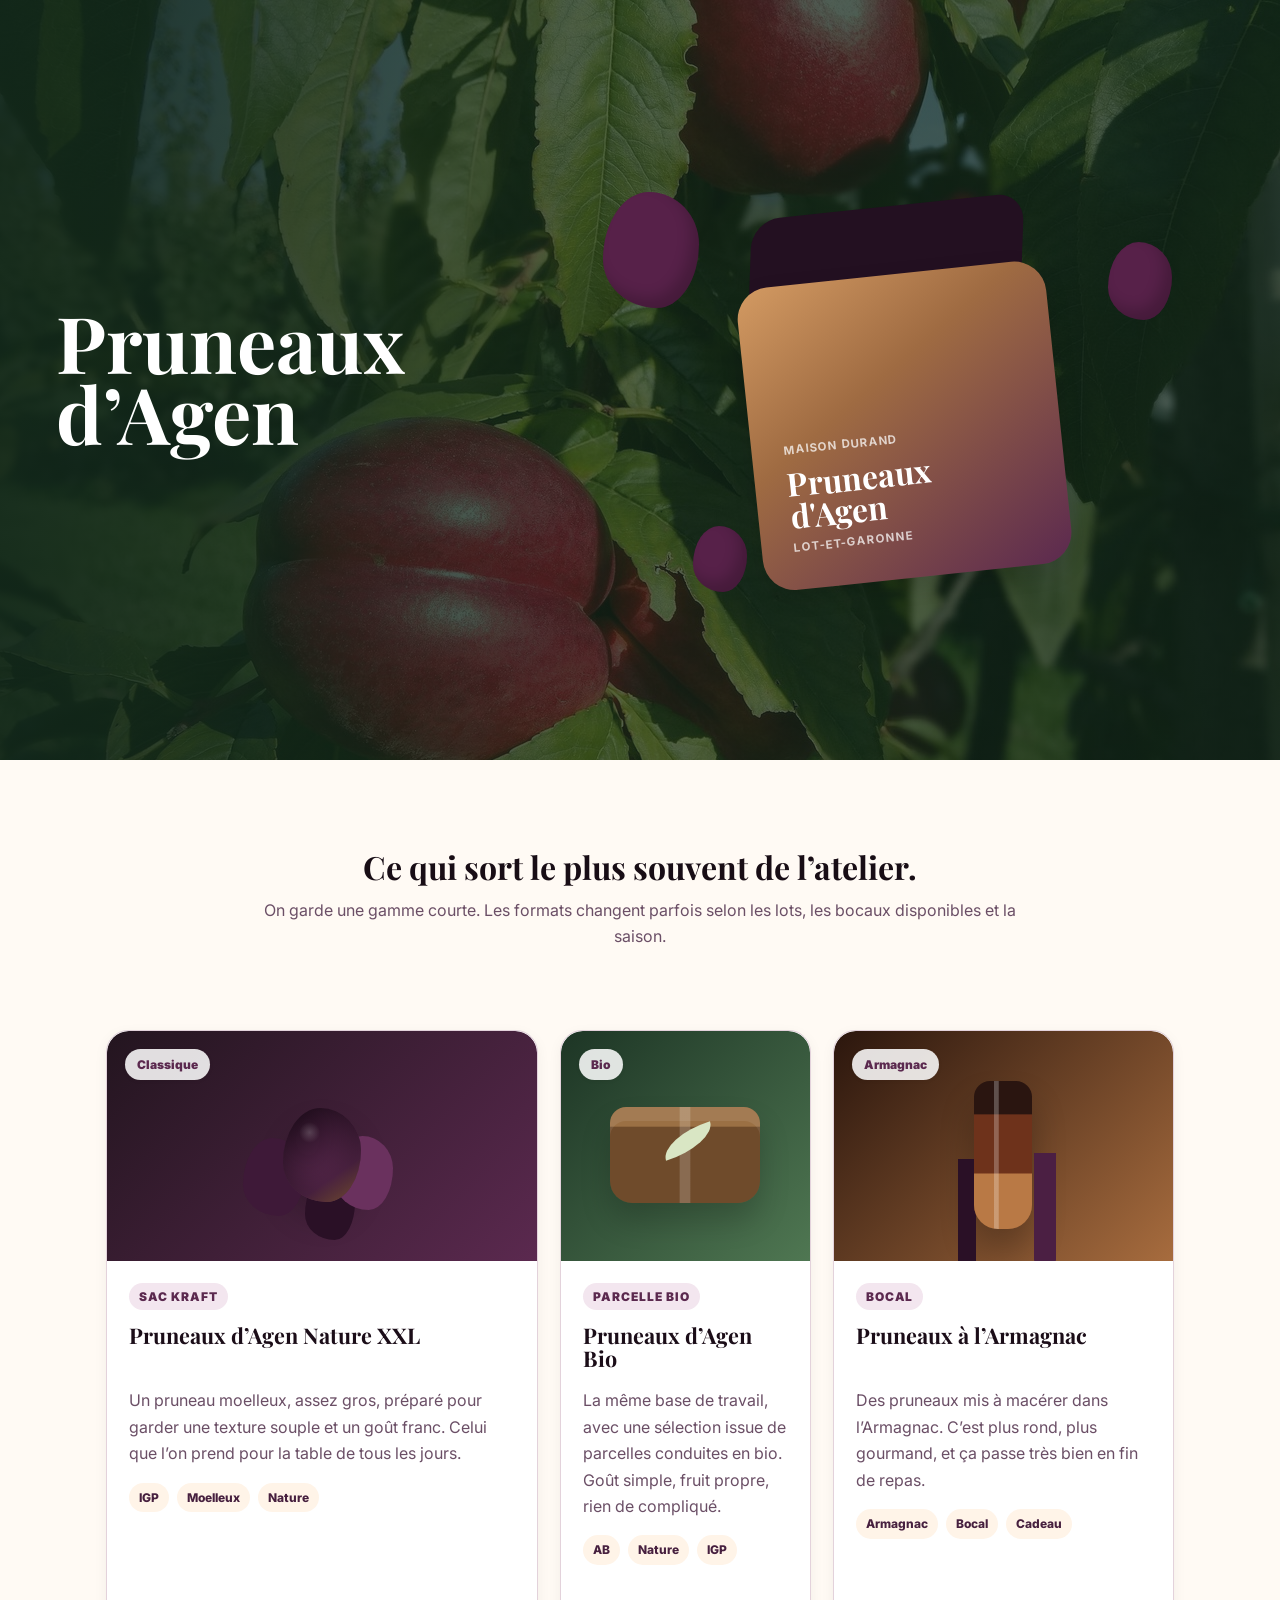
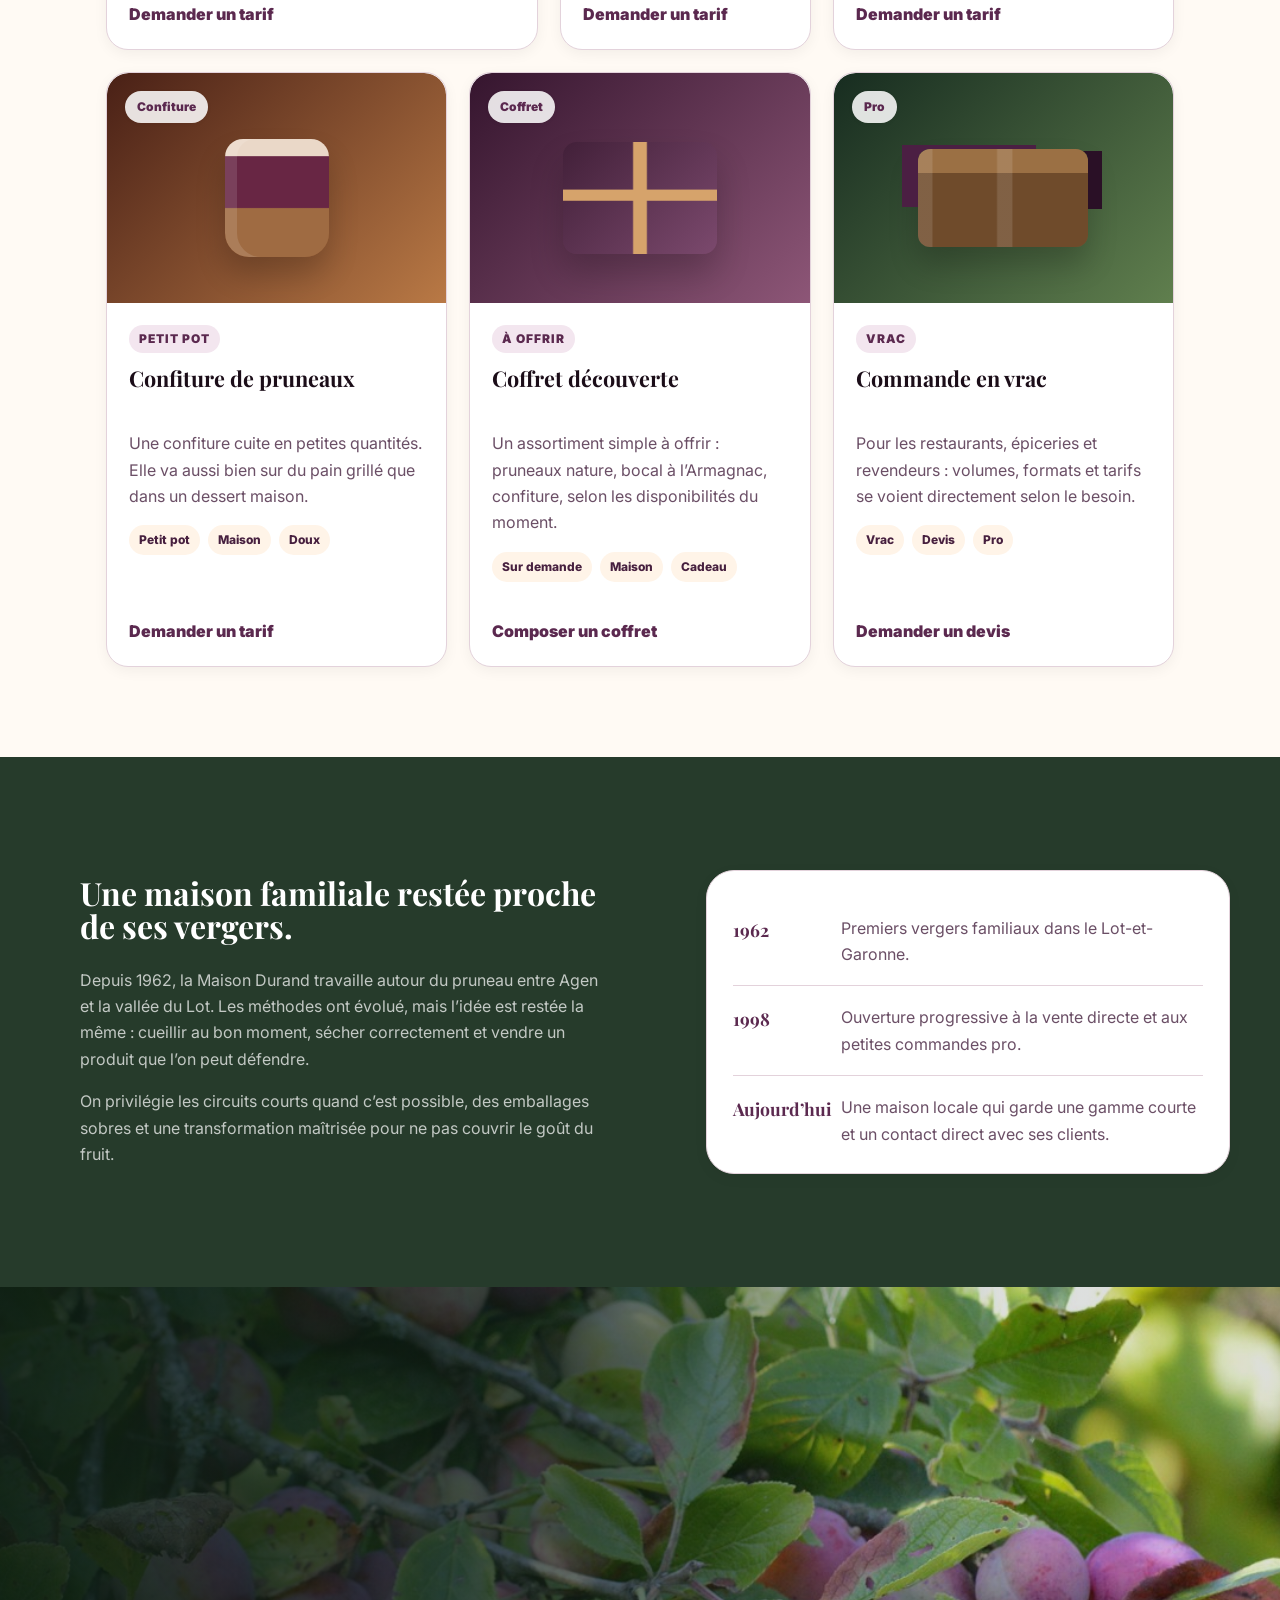
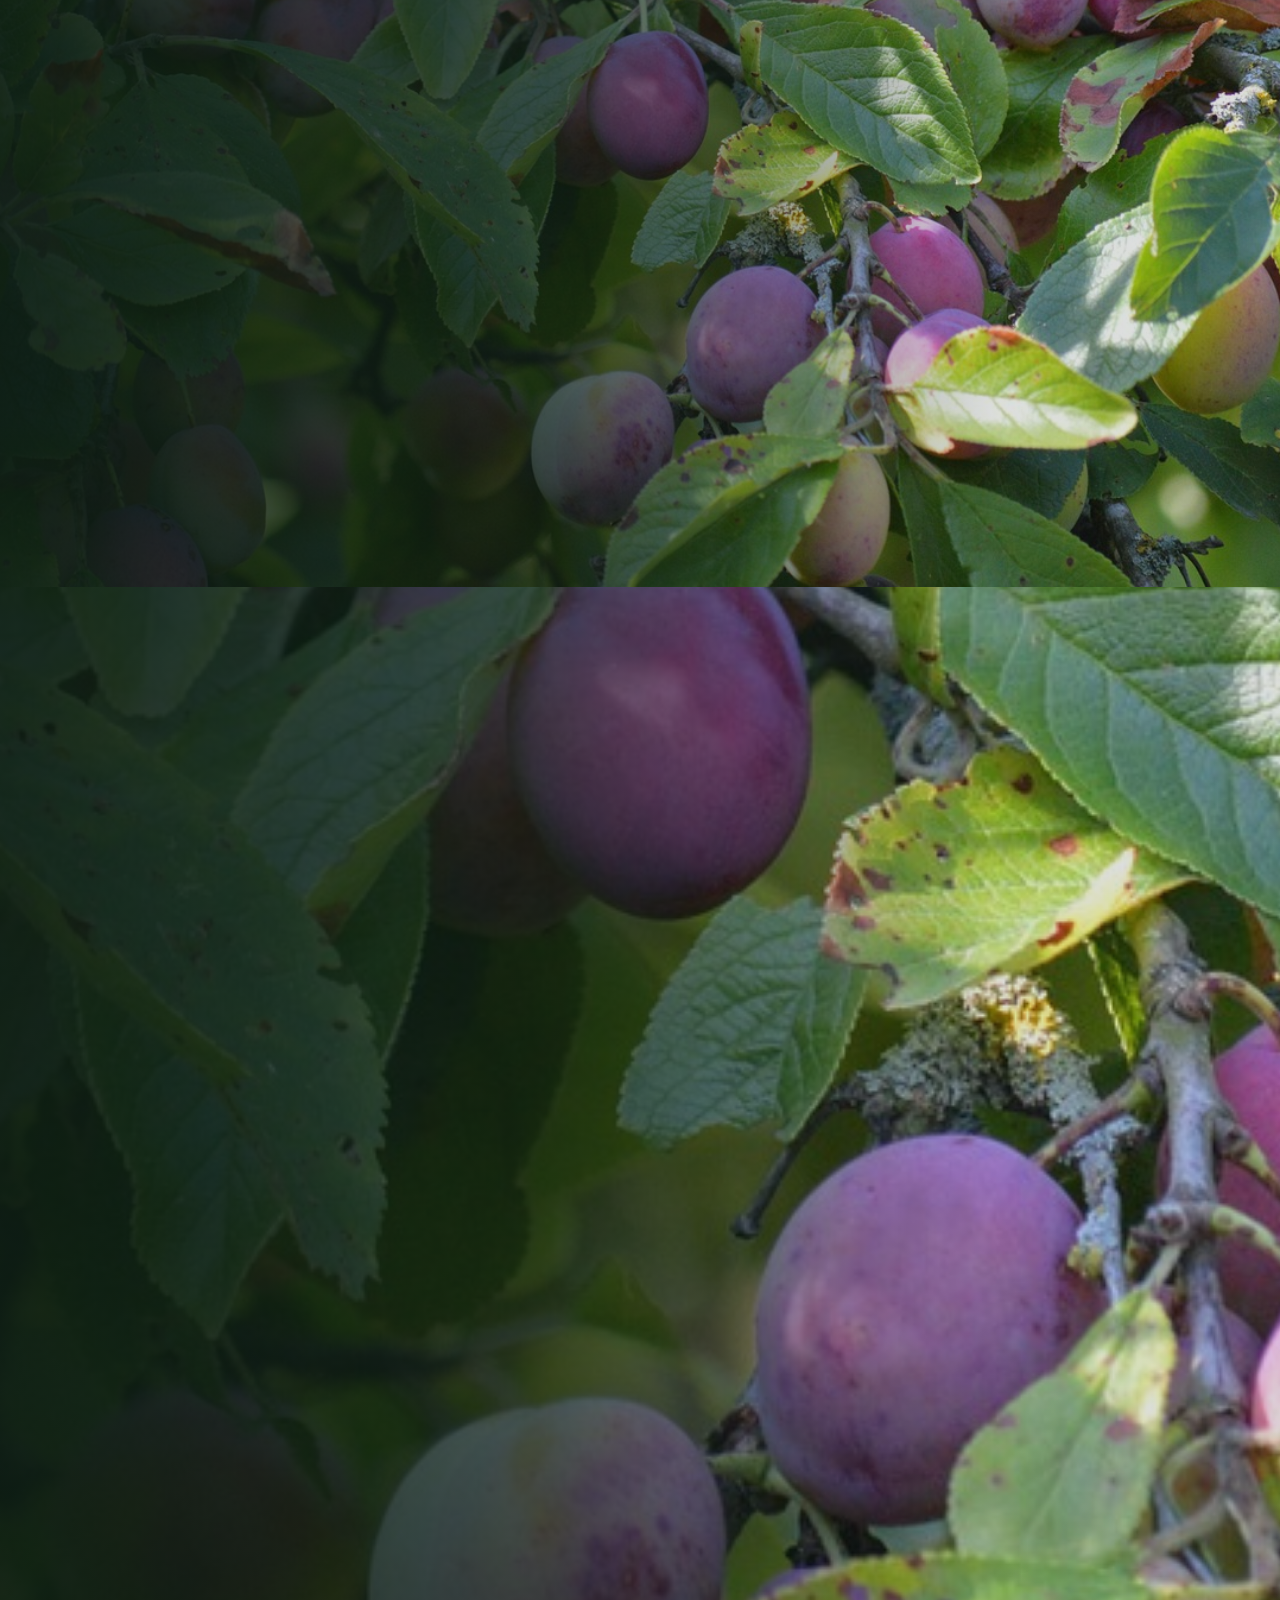
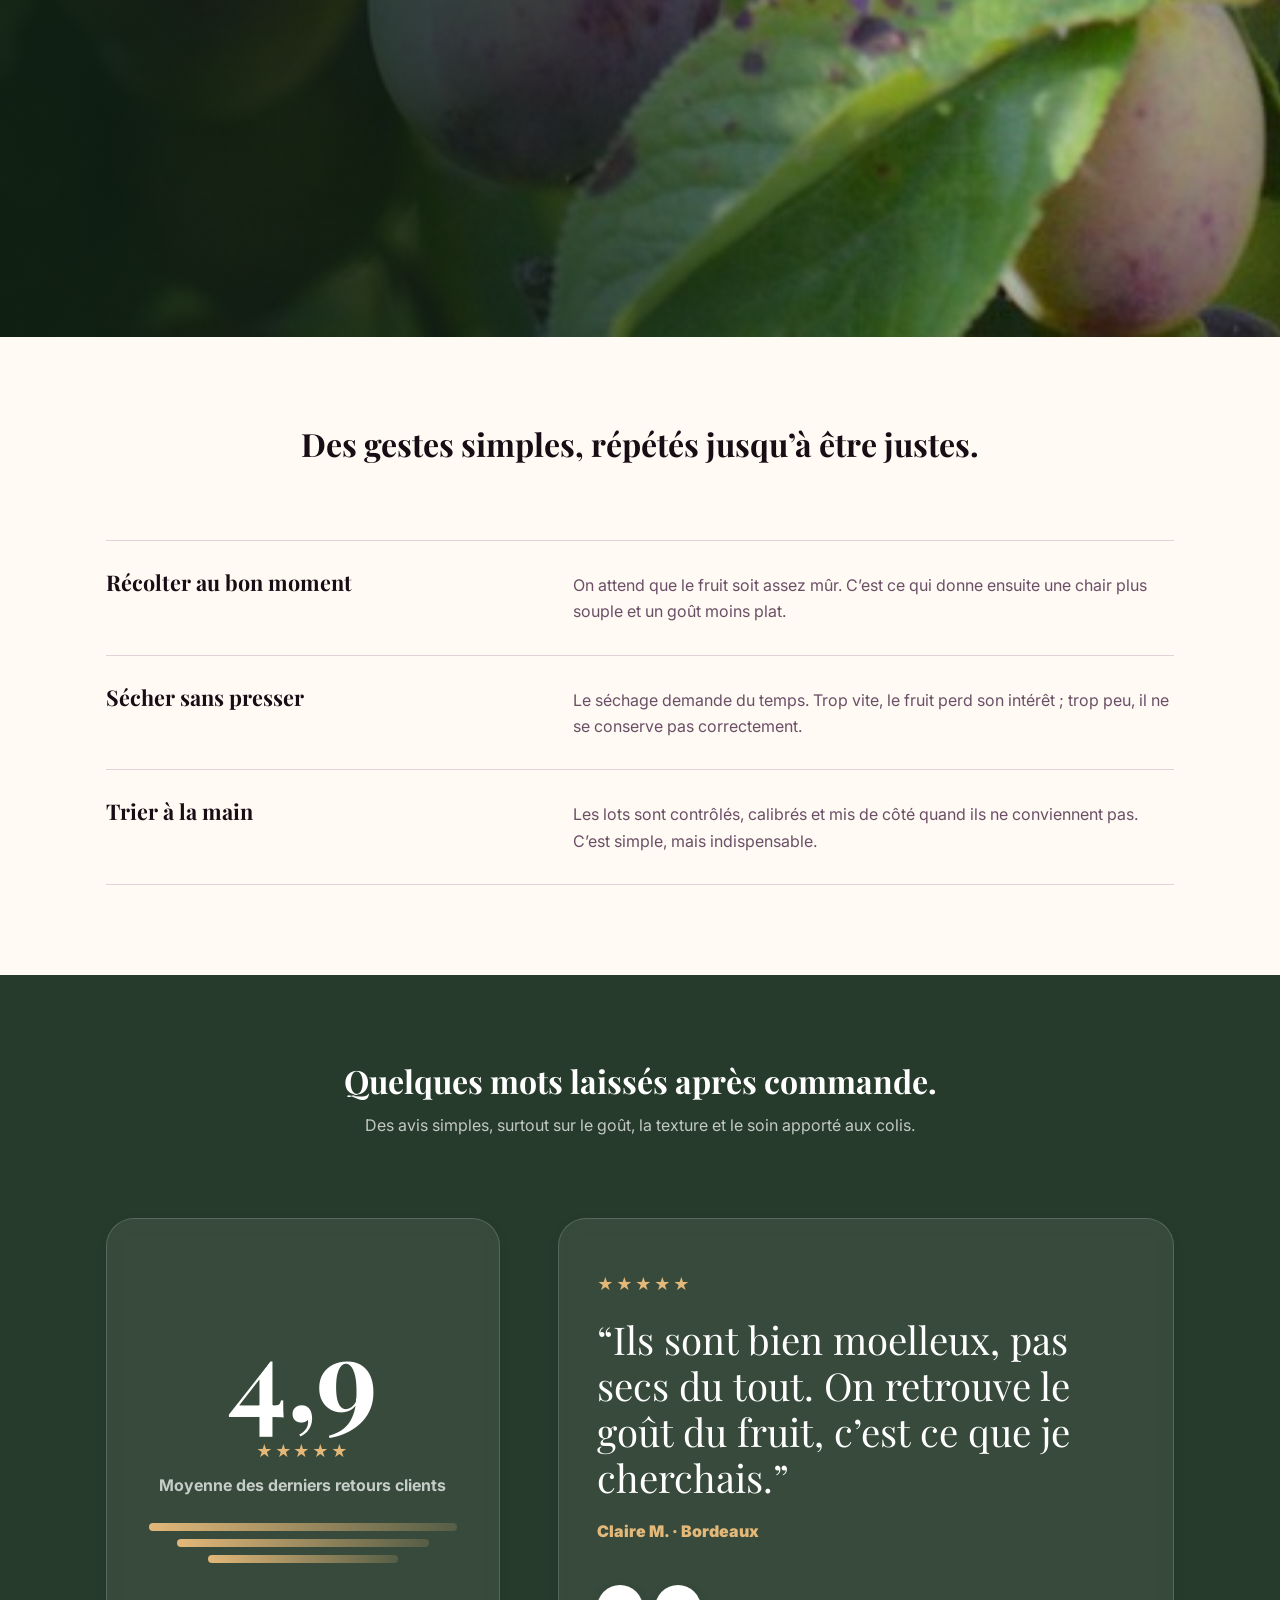
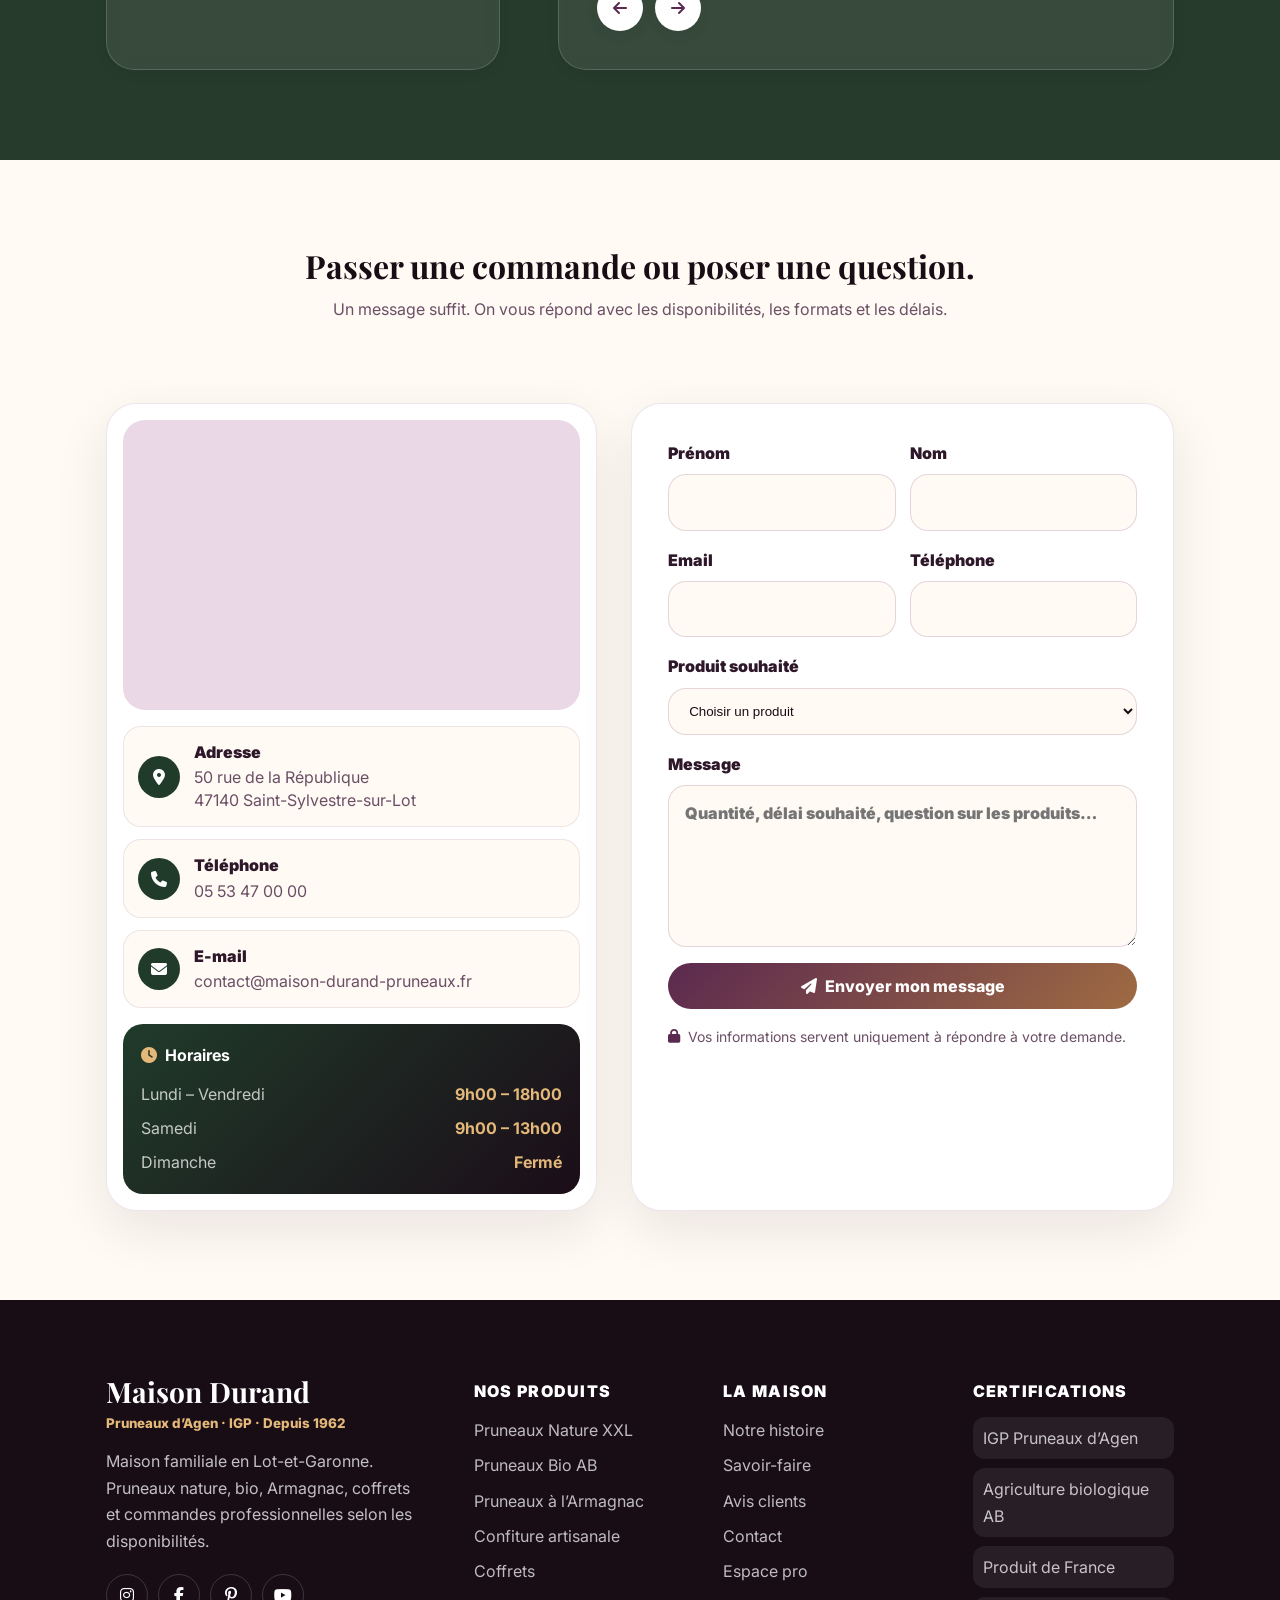
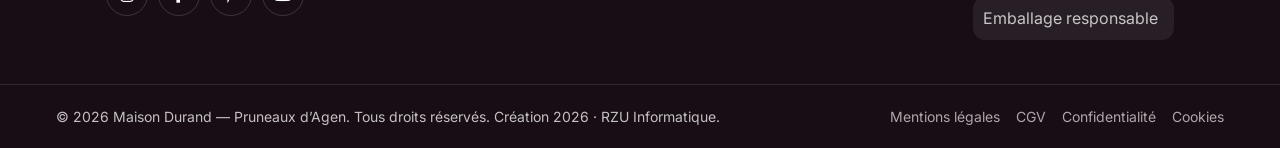
<file: index.html>
<!DOCTYPE html>
<html lang="fr">
<head>
  <meta charset="UTF-8">
  <meta name="viewport" content="width=device-width, initial-scale=1.0">

  <title>Maison Durand — Pruneaux d'Agen</title>
  <meta name="description" content="Maison Durand prépare des pruneaux d'Agen près du Lot depuis 1962. Produits nature, bio, Armagnac, coffrets et commandes professionnelles.">
  <meta name="robots"   content="index, follow">
  <meta name="author"   content="Maison Durand">
  <meta name="language" content="fr">
  <link rel="canonical" href="https://rzu-it.github.io/maison-durand.fr/">
  <meta property="og:locale" content="fr_FR">
  <meta property="og:type" content="website">
  <meta property="og:site_name" content="Maison Durand">
  <meta property="og:title" content="Maison Durand — Pruneaux d'Agen">
  <meta property="og:description" content="Pruneaux d'Agen, produits nature, bio, Armagnac et coffrets préparés près du Lot depuis 1962.">
  <meta property="og:url" content="https://rzu-it.github.io/maison-durand.fr/">
  <meta property="og:image" content="https://rzu-it.github.io/maison-durand.fr/assets/images/verger-prunes.jpg">
  <meta property="og:image:width" content="1280">
  <meta property="og:image:height" content="960">
  <meta property="og:image:alt" content="Prunes dans le verger de Maison Durand">
  <meta name="twitter:card" content="summary_large_image">
  <meta name="twitter:title" content="Maison Durand — Pruneaux d'Agen">
  <meta name="twitter:description" content="Pruneaux d'Agen, produits nature, bio, Armagnac et coffrets préparés près du Lot depuis 1962.">
  <meta name="twitter:image" content="https://rzu-it.github.io/maison-durand.fr/assets/images/verger-prunes.jpg">
  <link rel="icon" href="assets/images/favicon.svg" type="image/svg+xml">

  <link rel="preconnect" href="https://fonts.googleapis.com">
  <link rel="preconnect" href="https://fonts.gstatic.com" crossorigin>
  <link href="https://fonts.googleapis.com/css2?family=Inter:wght@400;500;600;700;800&family=Playfair+Display:wght@700;800&display=swap" rel="stylesheet">

  <link rel="stylesheet" href="https://cdnjs.cloudflare.com/ajax/libs/font-awesome/6.5.0/css/all.min.css">

  <link rel="stylesheet" href="assets/styles/style.css?v=3">
  <link rel="stylesheet" href="assets/styles/navbar.css?v=3">
  <link rel="stylesheet" href="assets/styles/hero.css?v=7">
  <link rel="stylesheet" href="assets/styles/products.css">
  <link rel="stylesheet" href="assets/styles/story.css?v=9">
  <link rel="stylesheet" href="assets/styles/craft.css?v=2">
  <link rel="stylesheet" href="assets/styles/reviews.css">
  <link rel="stylesheet" href="assets/styles/contact.css">
  <link rel="stylesheet" href="assets/styles/footer.css">
  <link rel="stylesheet" href="assets/styles/responsive.css?v=4">
</head>

<body>
  <div data-include="partials/navbar.html"></div>
<main>

    <section class="hero-section" id="accueil" aria-labelledby="hero-title">

      <div class="hero-layout">
        <div class="hero-copy">
          <h1 id="hero-title">Pruneaux<br>d’Agen</h1>
        </div>

        <div class="hero-visual" aria-hidden="true">
          <div class="prune-card">
            <div class="prune-card-top"></div>
            <div class="prune-card-body">
              <span>Maison Durand</span>
              <strong>Pruneaux d'Agen</strong>
              <em>Lot-et-Garonne</em>
            </div>
          </div>
          <span class="prune prune-one"></span>
          <span class="prune prune-two"></span>
          <span class="prune prune-three"></span>
        </div>

      </div>

    </section>

    <section class="products-section" id="produits" aria-labelledby="products-title">
      <div class="container">

        <div class="section-header reveal">
          <h2 id="products-title">Ce qui sort le plus souvent de l’atelier.</h2>
          <p class="section-desc">On garde une gamme courte. Les formats changent parfois selon les lots, les bocaux disponibles et la saison.</p>
        </div>

        <div class="products-grid" id="productsGrid">

          <article class="product-card reveal">
            <div class="product-image product-nature"><span class="product-badge">Classique</span><span class="product-emoji" aria-hidden="true"></span></div>
            <div class="product-content">
              <p class="product-label">Sac kraft</p>
              <h3>Pruneaux d’Agen Nature XXL</h3>
              <p>Un pruneau moelleux, assez gros, préparé pour garder une texture souple et un goût franc. Celui que l’on prend pour la table de tous les jours.</p>
              <div class="product-tags"><span>IGP</span><span>Moelleux</span><span>Nature</span></div>
              <a href="#contact" class="product-link">Demander un tarif</a>
            </div>
          </article>

          <article class="product-card reveal">
            <div class="product-image product-bio"><span class="product-badge">Bio</span><span class="product-emoji" aria-hidden="true"></span></div>
            <div class="product-content">
              <p class="product-label">Parcelle bio</p>
              <h3>Pruneaux d’Agen Bio</h3>
              <p>La même base de travail, avec une sélection issue de parcelles conduites en bio. Goût simple, fruit propre, rien de compliqué.</p>
              <div class="product-tags"><span>AB</span><span>Nature</span><span>IGP</span></div>
              <a href="#contact" class="product-link">Demander un tarif</a>
            </div>
          </article>

          <article class="product-card reveal">
            <div class="product-image product-armagnac"><span class="product-badge">Armagnac</span><span class="product-emoji" aria-hidden="true"></span></div>
            <div class="product-content">
              <p class="product-label">Bocal</p>
              <h3>Pruneaux à l’Armagnac</h3>
              <p>Des pruneaux mis à macérer dans l’Armagnac. C’est plus rond, plus gourmand, et ça passe très bien en fin de repas.</p>
              <div class="product-tags"><span>Armagnac</span><span>Bocal</span><span>Cadeau</span></div>
              <a href="#contact" class="product-link">Demander un tarif</a>
            </div>
          </article>

          <article class="product-card reveal">
            <div class="product-image product-confiture"><span class="product-badge">Confiture</span><span class="product-emoji" aria-hidden="true"></span></div>
            <div class="product-content">
              <p class="product-label">Petit pot</p>
              <h3>Confiture de pruneaux</h3>
              <p>Une confiture cuite en petites quantités. Elle va aussi bien sur du pain grillé que dans un dessert maison.</p>
              <div class="product-tags"><span>Petit pot</span><span>Maison</span><span>Doux</span></div>
              <a href="#contact" class="product-link">Demander un tarif</a>
            </div>
          </article>

          <article class="product-card reveal">
            <div class="product-image product-coffret"><span class="product-badge">Coffret</span><span class="product-emoji" aria-hidden="true"></span></div>
            <div class="product-content">
              <p class="product-label">À offrir</p>
              <h3>Coffret découverte</h3>
              <p>Un assortiment simple à offrir : pruneaux nature, bocal à l’Armagnac, confiture, selon les disponibilités du moment.</p>
              <div class="product-tags"><span>Sur demande</span><span>Maison</span><span>Cadeau</span></div>
              <a href="#contact" class="product-link">Composer un coffret</a>
            </div>
          </article>

          <article class="product-card reveal">
            <div class="product-image product-pro"><span class="product-badge">Pro</span><span class="product-emoji" aria-hidden="true"></span></div>
            <div class="product-content">
              <p class="product-label">Vrac</p>
              <h3>Commande en vrac</h3>
              <p>Pour les restaurants, épiceries et revendeurs : volumes, formats et tarifs se voient directement selon le besoin.</p>
              <div class="product-tags"><span>Vrac</span><span>Devis</span><span>Pro</span></div>
              <a href="#contact" class="product-link">Demander un devis</a>
            </div>
          </article>

        </div>
        <div class="products-more-wrap">
          <button class="products-more" id="productsMore" type="button" aria-expanded="false" aria-controls="productsGrid" hidden>
            <span>Voir plus de produits</span>
            <i class="fa-solid fa-chevron-down" aria-hidden="true"></i>
          </button>
        </div>
      </div>
    </section>

    <section class="story-section" id="histoire" aria-labelledby="story-title">

      <div class="story-grid">

        <div class="reveal">
          <h2 id="story-title">Une maison familiale restée proche de ses vergers.</h2>
          <p>Depuis 1962, la Maison Durand travaille autour du pruneau entre Agen et la vallée du Lot. Les méthodes ont évolué, mais l’idée est restée la même : cueillir au bon moment, sécher correctement et vendre un produit que l’on peut défendre.</p>
          <p>On privilégie les circuits courts quand c’est possible, des emballages sobres et une transformation maîtrisée pour ne pas couvrir le goût du fruit.</p>
        </div>

        <div class="timeline reveal">
          <div class="timeline-item"><span class="timeline-year">1962</span><span class="timeline-desc">Premiers vergers familiaux dans le Lot-et-Garonne.</span></div>
          <div class="timeline-item"><span class="timeline-year">1998</span><span class="timeline-desc">Ouverture progressive à la vente directe et aux petites commandes pro.</span></div>
          <div class="timeline-item"><span class="timeline-year">Aujourd’hui</span><span class="timeline-desc">Une maison locale qui garde une gamme courte et un contact direct avec ses clients.</span></div>
        </div>

      </div>

    </section>

    <section class="orchard-scroll" id="verger" aria-labelledby="orchard-title">
      <div class="orchard-sticky">
        <div class="orchard-copy">
          <h2 id="orchard-title" class="orchard-step">Le verger</h2>
          <p class="orchard-step">Les prunes sont cueillies mûres, quand la chair a pris assez de sucre et garde encore de la tenue.</p>
          <p class="orchard-step">Le séchage vient ensuite, lentement, pour concentrer le fruit sans lui retirer son moelleux.</p>
        </div>
      </div>
    </section>

    <section class="craft-section" id="savoir-faire" aria-labelledby="craft-title">
      <div class="container">

        <div class="section-header reveal">
          <h2 id="craft-title">Des gestes simples, répétés jusqu’à être justes.</h2>
        </div>

        <div class="craft-grid">
          <article class="info-card reveal"><h3>Récolter au bon moment</h3><p>On attend que le fruit soit assez mûr. C’est ce qui donne ensuite une chair plus souple et un goût moins plat.</p></article>
          <article class="info-card reveal"><h3>Sécher sans presser</h3><p>Le séchage demande du temps. Trop vite, le fruit perd son intérêt ; trop peu, il ne se conserve pas correctement.</p></article>
          <article class="info-card reveal"><h3>Trier à la main</h3><p>Les lots sont contrôlés, calibrés et mis de côté quand ils ne conviennent pas. C’est simple, mais indispensable.</p></article>
        </div>
      </div>
    </section>

    <section class="reviews-section" id="avis" aria-labelledby="reviews-title">
      <div class="container">
        <div class="section-header reveal">
          <h2 id="reviews-title">Quelques mots laissés après commande.</h2>
          <p class="section-desc">Des avis simples, surtout sur le goût, la texture et le soin apporté aux colis.</p>
        </div>

        <div class="reviews-layout">
          <aside class="reviews-score reveal" aria-label="Note moyenne">
            <strong>4,9</strong>
            <span class="stars" aria-hidden="true">★★★★★</span>
            <p>Moyenne des derniers retours clients</p>
            <div class="score-bars" aria-hidden="true"><span></span><span></span><span></span></div>
          </aside>

          <div class="reviews-carousel reveal">
            <div class="reviews-track" id="reviewsTrack">
              <article class="review-card is-active"><p class="review-stars">★★★★★</p><blockquote>“Ils sont bien moelleux, pas secs du tout. On retrouve le goût du fruit, c’est ce que je cherchais.”</blockquote><cite>Claire M. · Bordeaux</cite></article>
              <article class="review-card"><p class="review-stars">★★★★★</p><blockquote>“On en prend pour l’épicerie. Les clients reviennent dessus, surtout pour les nature et les bocaux à l’Armagnac.”</blockquote><cite>Julien R. · Épicerie fine</cite></article>
              <article class="review-card"><p class="review-stars">★★★★★</p><blockquote>“Coffret offert à mes parents. Présentation simple, produits bons, rien à redire.”</blockquote><cite>Sophie L. · Toulouse</cite></article>
              <article class="review-card"><p class="review-stars">★★★★★</p><blockquote>“Commande reçue proprement emballée. Les bio sont ceux que je préfère, pas trop sucrés au goût.”</blockquote><cite>Marc D. · Nantes</cite></article>
            </div>
            <div class="reviews-controls" aria-label="Navigation des avis">
              <button class="review-btn" id="reviewsPrev" type="button" aria-label="Avis précédent"><i class="fa-solid fa-arrow-left"></i></button>
              <button class="review-btn" id="reviewsNext" type="button" aria-label="Avis suivant"><i class="fa-solid fa-arrow-right"></i></button>
            </div>
          </div>
        </div>
      </div>
    </section>

    <section class="contact-section" id="contact" aria-labelledby="contact-title">
      <div class="container">
        <div class="section-header reveal">
          <h2 id="contact-title">Passer une commande ou poser une question.</h2>
          <p class="section-desc">Un message suffit. On vous répond avec les disponibilités, les formats et les délais.</p>
        </div>

        <div class="contact-panel reveal">
          <div class="contact-side">
            <div class="contact-map" aria-label="Carte de localisation">
              <iframe
                title="Carte - Maison Durand"
                loading="lazy"
                referrerpolicy="no-referrer-when-downgrade"
                src="https://www.openstreetmap.org/export/embed.html?bbox=0.785%2C44.390%2C0.820%2C44.425&amp;layer=mapnik&amp;marker=44.407%2C0.803">
              </iframe>
            </div>

            <div class="contact-info-grid">
              <a class="contact-info-card" href="https://www.openstreetmap.org/search?query=50%20rue%20de%20la%20Republique%20Saint-Sylvestre-sur-Lot" target="_blank" rel="noopener">
                <i class="fa-solid fa-location-dot"></i>
                <span><strong>Adresse</strong>50 rue de la République<br>47140 Saint-Sylvestre-sur-Lot</span>
              </a>
              <a class="contact-info-card" href="tel:+33553470000">
                <i class="fa-solid fa-phone"></i>
                <span><strong>Téléphone</strong>05 53 47 00 00</span>
              </a>
              <a class="contact-info-card" href="mailto:contact@maison-durand-pruneaux.fr">
                <i class="fa-solid fa-envelope"></i>
                <span><strong>E-mail</strong>contact@maison-durand-pruneaux.fr</span>
              </a>
            </div>

            <div class="contact-hours">
              <h4><i class="fa-solid fa-clock"></i> Horaires</h4>
              <p><span>Lundi – Vendredi</span><strong>9h00 – 18h00</strong></p>
              <p><span>Samedi</span><strong>9h00 – 13h00</strong></p>
              <p><span>Dimanche</span><strong>Fermé</strong></p>
            </div>
          </div>

          <form class="contact-form" novalidate>
            <div class="form-row">
              <label class="form-label">Prénom<input class="form-input" type="text" name="prenom" autocomplete="given-name" required></label>
              <label class="form-label">Nom<input class="form-input" type="text" name="nom" autocomplete="family-name" required></label>
            </div>
            <div class="form-row">
              <label class="form-label">Email<input class="form-input" type="email" name="email" autocomplete="email" required></label>
              <label class="form-label">Téléphone<input class="form-input" type="tel" name="telephone" autocomplete="tel"></label>
            </div>
            <label class="form-label">Produit souhaité
              <select class="form-input" name="produit" required>
                <option value="">Choisir un produit</option>
                <option>Pruneaux d’Agen Nature XXL</option>
                <option>Pruneaux d’Agen Bio</option>
                <option>Pruneaux à l’Armagnac</option>
                <option>Confiture artisanale</option>
                <option>Coffret découverte</option>
                <option>Commande professionnelle</option>
              </select>
            </label>
            <label class="form-label">Message<textarea class="form-textarea" name="message" rows="5" required maxlength="700" placeholder="Quantité, délai souhaité, question sur les produits…"></textarea></label>
            <button class="btn-primary form-submit" type="submit"><i class="fa-solid fa-paper-plane" aria-hidden="true"></i> Envoyer mon message</button>
            <p class="form-note"><i class="fa-solid fa-lock"></i> Vos informations servent uniquement à répondre à votre demande.</p>
          </form>
        </div>
      </div>
    </section>

  </main>
  <div data-include="partials/footer.html"></div>
  <script src="assets/scripts/includes.js"></script>
  <script src="assets/scripts/navbar.js?v=2"></script>
  <script src="assets/scripts/scroll.js?v=9"></script>
  <script src="assets/scripts/reviews.js"></script>
  <script src="assets/scripts/products.js"></script>

</body>
</html>

<!-- Copyright RZU Informatique -->
</file>
<file: assets/styles/style.css>
html { -webkit-tap-highlight-color: transparent; }

:root {

  --c-primary:        #5b294f;
  --c-primary-dark:   #47203f;
  --c-primary-deeper: #2d1729;
  --c-primary-light:  #734064;
  --c-accent:         #b97945;

  --c-dark:       #180d15;
  --c-dark-soft:  #2c1d29;
  --c-dark-green: #263b2b;
  --c-white:      #ffffff;
  --c-off-white:  #fffaf4;
  --c-border:     #e3d2db;

  --c-text:       #1b0d18;
  --c-text-muted: #6b4f66;
  --c-text-light: #9e7d99;

  --g-hero:    linear-gradient(135deg, #1b0d18 0%, #263b2b 100%);
  --g-primary: linear-gradient(135deg, #5b294f 0%, #9f6b42 100%);
  --g-card:    linear-gradient(145deg, #ffffff 0%, #f7efe8 100%);

  --f-primary:   'Playfair Display', Georgia, serif;
  --f-secondary: 'Inter', Arial, sans-serif;

  --fs-xs:   0.75rem;
  --fs-sm:   0.875rem;
  --fs-base: 1rem;
  --fs-lg:   1.125rem;
  --fs-xl:   1.25rem;
  --fs-2xl:  1.5rem;
  --fs-3xl:  1.875rem;
  --fs-4xl:  2.25rem;
  --fs-hero: clamp(2.25rem, 3.7vw, 3.35rem);

  --sp-xs:  0.5rem;
  --sp-sm:  1rem;
  --sp-md:  1.5rem;
  --sp-lg:  2rem;
  --sp-xl:  3rem;
  --sp-2xl: 5rem;
  --sp-3xl: 8rem;

  --r-sm:   0.375rem;
  --r-md:   0.75rem;
  --r-lg:   1.25rem;
  --r-xl:   2rem;
  --r-full: 9999px;

  --sh-sm:     0 1px 4px rgba(27, 13, 24, 0.06);
  --sh-md:     0 4px 14px rgba(27, 13, 24, 0.07);
  --sh-lg:     0 6px 18px rgba(27, 13, 24, 0.07);
  --sh-card:   0 4px 14px rgba(27, 13, 24, 0.05);
  --sh-accent: none;

  --t-fast: 0.15s ease;
  --t-base: 0.25s ease;
  --t-slow: 1.2s cubic-bezier(0.22, 0.8, 0.24, 1);

  --z-nav: 50;

  --container:  1180px;
  --section-py: clamp(64px, 7vw, 96px);
}

*, *::before, *::after {
  box-sizing: border-box;
  margin: 0;
  padding: 0;
}

html {
  scroll-behavior: smooth;
  -webkit-font-smoothing: antialiased;
  -moz-osx-font-smoothing: grayscale;
}

body {
  font-family: var(--f-secondary);
  font-size: var(--fs-base);
  color: var(--c-text);
  background: var(--c-off-white);
  line-height: 1.65;
  overflow-x: hidden;
}

img {
  display: block;
  max-width: 100%;
  height: auto;
}

a {
  color: inherit;
  text-decoration: none;
}

ul {
  list-style: none;
}

button {
  cursor: pointer;
  border: none;
  background: none;
  font-family: inherit;
  font-size: inherit;
}

input,
textarea {
  font: inherit;
}

.container {
  width: 100%;
  max-width: var(--container);
  margin-inline: auto;
  padding-inline: clamp(18px, 5vw, 56px);
}

section {
  padding-block: var(--section-py);
}

.section-header {
  max-width: 760px;
  margin: 0 auto var(--sp-2xl);
  text-align: center;
}

.section-kicker {
  display: inline-block;
  margin-bottom: 16px;
  color: #e3b879;
  font-weight: 900;
  font-size: var(--fs-xs);
  letter-spacing: 0.14em;
  text-transform: uppercase;
}

.section-header .section-kicker {
  color: var(--c-accent);
}

h1, h2, h3 {
  font-family: var(--f-primary);
  line-height: 1.04;
}

h1 {
  font-size: var(--fs-hero);
  letter-spacing: 0;
}

h2 {
  font-size: clamp(1.75rem, 2.5vw, 2.4rem);
  letter-spacing: 0;
}

h3 {
  font-size: 1.35rem;
}

.section-header h2 {
  color: var(--c-dark);
}

.btn-primary {
  display: inline-flex;
  align-items: center;
  justify-content: center;
  gap: var(--sp-xs);
  min-height: 46px;
  padding: 0 22px;
  background: var(--g-primary);
  color: var(--c-white);
  font-family: var(--f-secondary);
  font-size: var(--fs-base);
  font-weight: 800;
  border-radius: var(--r-full);
  box-shadow: var(--sh-accent);
  transition: transform var(--t-slow), box-shadow var(--t-slow);
  white-space: nowrap;
}

.btn-primary:hover {
  transform: translateY(-2px);
  background: var(--c-primary-light);
  color: var(--c-white);
  box-shadow: 0 5px 14px rgba(91, 41, 79, 0.12);
}

.btn-secondary {
  display: inline-flex;
  align-items: center;
  justify-content: center;
  gap: var(--sp-xs);
  min-height: 46px;
  padding: 0 22px;
  background: rgba(255, 255, 255, 0.08);
  color: var(--c-white);
  font-family: var(--f-secondary);
  font-size: var(--fs-base);
  font-weight: 800;
  border-radius: var(--r-full);
  border: 1px solid rgba(255, 255, 255, 0.32);
  transition: transform var(--t-slow), background var(--t-slow), border-color var(--t-slow);
  white-space: nowrap;
}

.btn-secondary:hover {
  transform: translateY(-6px);
  background: rgba(255, 255, 255, 0.18);
  border-color: rgba(255, 255, 255, 0.58);
}

.reveal {
  opacity: 0;
  transform: translateY(24px);
  transition:
    opacity .95s ease,
    transform .95s cubic-bezier(.2, .72, .2, 1);
  transition-delay: var(--reveal-delay, 0ms);
  will-change: opacity, transform;
}

.reveal.visible {
  opacity: 1;
  transform: translateY(0);
  will-change: auto;
}

/* Copyright RZU Informatique */
</file>
<file: assets/styles/navbar.css>
.site-header {
  position: fixed;
  inset: 0 0 auto;
  z-index: var(--z-nav);
  opacity: 1;
  transform: translateY(0);
  transition: opacity var(--t-slow), transform var(--t-slow);
}

.site-header.is-hero-hidden {
  opacity: 0;
  pointer-events: none;
  transform: translateY(calc(-100% - 18px));
}

.navbar {
  width: min(var(--container), calc(100% - 32px));
  height: 76px;
  margin: 16px auto 0;
  padding: 0 18px;
  display: flex;
  align-items: center;
  gap: 24px;
  color: var(--c-white);
  border: 1px solid rgba(255, 255, 255, 0.16);
  border-radius: 8px;
  background: #251a20;
  backdrop-filter: none;
  -webkit-backdrop-filter: none;
  transition:
    background var(--t-slow),
    box-shadow  var(--t-slow),
    color       var(--t-slow),
    border-color var(--t-slow);
}

.navbar-brand {
  margin-right: auto;
  display: flex;
  align-items: center;
  gap: 12px;
  flex-shrink: 0;
}

.brand-symbol {
  width: 42px;
  height: 42px;
  display: grid;
  place-items: center;
  border-radius: var(--r-full);
  color: var(--c-white);
  font-family: var(--f-primary);
  font-weight: 800;
  font-size: 1.3rem;
  background: var(--g-primary);
  box-shadow: none;
  transition: transform var(--t-slow), box-shadow var(--t-slow);
  flex-shrink: 0;
}

.navbar-brand:hover .brand-symbol {
  transform: rotate(-4deg);
  box-shadow: none;
}

.brand-text strong,
.brand-text small {
  display: block;
  line-height: 1.12;
}

.brand-text strong {
  font-weight: 800;
}

.brand-text small {
  opacity: 0.68;
  font-size: 0.78rem;
}

.navbar-links {
  display: flex;
  align-items: center;
  gap: clamp(14px, 2vw, 30px);
}

.navbar-link {
  position: relative;
  font-weight: 700;
  font-size: 0.92rem;
  opacity: 0.82;
  transition: opacity var(--t-slow), color var(--t-slow);
}

.navbar-link::after {
  content: '';
  position: absolute;
  left: 50%;
  bottom: -8px;
  width: 100%;
  height: 2px;
  border-radius: var(--r-full);
  background: var(--c-accent);
  opacity: 0;
  transform: translateX(-50%) scaleX(0);
  transform-origin: center;
  transition: transform var(--t-slow), opacity var(--t-slow);
}

.navbar-link:hover {
  opacity: 1;
}

.navbar-link:hover::after {
  opacity: 1;
  transform: translateX(-50%) scaleX(1);
}

.navbar-cta {
  min-height: 46px;
  display: inline-flex;
  align-items: center;
  padding: 0 22px;
  border-radius: var(--r-full);
  font-weight: 800;
  color: var(--c-white);
  background: var(--c-primary);
  box-shadow: none;
  transition: transform var(--t-slow), box-shadow var(--t-slow), background var(--t-slow);
  white-space: nowrap;
}

.navbar-cta:hover {
  transform: translateY(-1px);
  color: var(--c-white);
  background: var(--c-primary-light);
  box-shadow: none;
}

.navbar-burger {
  display: none;
  width: 44px;
  height: 44px;
  flex-direction: column;
  align-items: center;
  justify-content: center;
  gap: 5px;
  border-radius: var(--r-md);
  background: var(--c-white);
  transition: background var(--t-base), transform var(--t-base);
}

.navbar-burger:hover {
  background: rgba(255, 255, 255, 0.88);
  transform: scale(1.06);
}

.burger-line {
  display: block;
  width: 22px;
  height: 2px;
  background: var(--c-primary);
  border-radius: var(--r-full);
  transform-origin: center;
  transition: transform var(--t-slow), opacity var(--t-slow);
}

.navbar-burger.open .burger-line:nth-child(1) {
  transform: translateY(7px) rotate(45deg);
}

.navbar-burger.open .burger-line:nth-child(2) {
  opacity: 0;
}

.navbar-burger.open .burger-line:nth-child(3) {
  transform: translateY(-7px) rotate(-45deg);
}

.navbar-mobile {
  position: fixed;
  left: 16px;
  right: 16px;
  top: 104px;
  display: grid;
  justify-items: center;
  gap: 8px;
  padding: 18px;
  color: var(--c-dark);
  border: 1px solid rgba(111, 45, 98, 0.14);
  border-radius: 8px;
  background: #fffaf4;
  box-shadow: none;
  opacity: 0;
  pointer-events: none;
  transform: translateY(-12px);
  transition: opacity var(--t-slow), transform var(--t-slow);
  z-index: calc(var(--z-nav) - 1);
}

.navbar-mobile.open {
  opacity: 1;
  pointer-events: auto;
  transform: translateY(0);
}

.navbar-mobile .navbar-link {
  width: 100%;
  padding: 12px;
  text-align: center;
  opacity: 1;
  color: var(--c-dark);
}

.navbar-mobile .navbar-link::after {
  display: none;
}

.navbar-mobile .navbar-cta {
  width: min(260px, 100%);
  justify-content: center;
  text-align: center;
}

/* Copyright RZU Informatique */
</file>
<file: assets/styles/hero.css>
.hero-section {
  min-height: min(760px, 92svh);
  padding-top: 132px;
  padding-bottom: 64px;
  padding-inline: clamp(18px, 5vw, 56px);
  color: var(--c-white);
  background:
    linear-gradient(90deg, rgba(17, 38, 26, .94) 0%, rgba(17, 38, 26, .72) 48%, rgba(17, 38, 26, .78) 100%),
    url("../images/verger-prunes.jpg") center 48% / cover no-repeat;
  overflow: hidden;
}

.hero-layout {
  width: min(var(--container), 100%);
  margin: 0 auto;
  display: grid;
  grid-template-columns: minmax(280px, .8fr) minmax(380px, 1.2fr);
  gap: clamp(32px, 7vw, 110px);
  align-items: center;
}

.hero-copy {
  position: relative;
  z-index: 2;
  overflow: visible;
  padding-block: 12px;
}

.hero-copy h1 {
  max-width: 7ch;
  margin: 0;
  padding-bottom: .1em;
  font-size: clamp(3.4rem, 6.1vw, 6rem);
  line-height: .91;
  opacity: 0;
  clip-path: inset(0 100% 0 0);
  transform: translateY(32px);
  animation: hero-title-reveal 1.05s .18s cubic-bezier(.2,.78,.2,1) forwards;
}

.hero-visual {
  position: relative;
  min-height: clamp(420px, 40vw, 500px);
  isolation: isolate;
  opacity: 0;
  transform: translateY(28px) scale(.94);
  animation: hero-object-in 1s .65s cubic-bezier(.2,.78,.2,1) forwards;
}

.prune-card {
  position: absolute;
  left: 50%;
  top: 52%;
  width: clamp(250px, 25vw, 310px);
  height: clamp(315px, 31vw, 372px);
  transform: translate(-50%, -50%) rotate(-6deg);
  transition: transform var(--t-slow), filter var(--t-slow);
  z-index: 2;
}

.hero-visual:hover .prune-card {
  transform: translate(-50%, -52%) rotate(-3deg);
  filter: saturate(1.03);
}

.prune-card-top {
  position: absolute;
  left: 18px;
  right: 18px;
  top: 0;
  height: 92px;
  border-radius: 28px 28px 16px 16px;
  background: #231021;
  transform: skewX(-8deg);
}

.prune-card-body {
  position: absolute;
  inset: 68px 0 0;
  padding: clamp(24px, 2.6vw, 32px);
  display: flex;
  flex-direction: column;
  justify-content: flex-end;
  border-radius: 32px;
  color: var(--c-white);
  background: linear-gradient(145deg, #d39a62 0%, #9f6b42 38%, #5b294f 100%);
  box-shadow: 0 8px 22px rgba(10, 4, 9, 0.13);
}

.prune-card-body span,
.prune-card-body em {
  font-style: normal;
  opacity: 0.72;
  font-weight: 700;
  letter-spacing: 0.08em;
  text-transform: uppercase;
  font-size: 0.72rem;
}

.prune-card-body strong {
  max-width: 190px;
  margin: 8px 0;
  font-family: var(--f-primary);
  font-size: clamp(1.75rem, 2.5vw, 2.2rem);
  line-height: 0.98;
}

.prune,
.prune-shape {
  position: absolute;
  display: block;
  border-radius: 48% 52% 44% 56% / 58% 45% 55% 42%;
  background: #572149;
  box-shadow: inset -8px -10px 14px rgba(0, 0, 0, 0.2);
}

.prune-one {
  width: clamp(70px, 8vw, 96px);
  height: clamp(86px, 9.6vw, 116px);
  left: max(0px, 4%);
  top: 12%;
  animation: float-prune 7s ease-in-out infinite;
}

.prune-two {
  width: clamp(48px, 5.4vw, 64px);
  height: clamp(60px, 6.4vw, 78px);
  right: max(0px, 8%);
  top: 22%;
  animation: float-prune 8s ease-in-out infinite 0.8s;
}

.prune-three {
  width: clamp(42px, 4.6vw, 54px);
  height: clamp(52px, 5.6vw, 66px);
  left: 18%;
  bottom: 8%;
  animation: float-prune 6.5s ease-in-out infinite 0.4s;
}

@keyframes float-prune {
  0%, 100% { transform: translateY(0) rotate(-8deg); }
  50%       { transform: translateY(-18px) rotate(5deg); }
}

@keyframes hero-title-reveal {
  0% { opacity: 0; clip-path: inset(-.2em 100% -.2em 0); transform: translateY(32px); }
  55% { opacity: 1; }
  100% { opacity: 1; clip-path: inset(-.2em 0); transform: none; }
}

@keyframes hero-object-in {
  to { opacity: 1; transform: none; }
}

.proof-row {
  width: min(980px, 100%);
  margin: 56px auto 0;
  display: grid;
  grid-template-columns: repeat(3, 1fr);
  gap: 14px;
}

.proof-row article {
  padding: 15px 18px;
  text-align: center;
  border-left: 1px solid rgba(255, 255, 255, 0.18);
}

.proof-row article:first-child { border-left: 0; }

.proof-row strong,
.proof-row span {
  display: block;
}

.proof-row strong {
  font-size: 1.3rem;
  font-family: var(--f-primary);
}

.proof-row span {
  color: rgba(255, 255, 255, 0.66);
  font-size: var(--fs-sm);
}

/* Copyright RZU Informatique */
</file>
<file: assets/styles/products.css>
.products-section {
  background: var(--c-off-white);
}

.products-grid {
  width: min(var(--container), 100%);
  margin: 0 auto;
  display: grid;
  grid-template-columns: repeat(12, 1fr);
  gap: 22px;
}

.product-card {
  grid-column: span 4;
  display: flex;
  flex-direction: column;
  border: 1px solid var(--c-border);
  border-radius: 22px;
  background: var(--c-white);
  box-shadow: var(--sh-card);
  transition: transform var(--t-slow), box-shadow var(--t-slow), border-color var(--t-slow);
  overflow: hidden;
}

.product-card:nth-child(1) {
  grid-column: span 5;
}

.product-card:nth-child(2) {
  grid-column: span 3;
}

.product-card:hover {
  transform: translateY(-7px);
  border-color: rgba(91, 41, 79, 0.2);
  box-shadow: 0 20px 48px rgba(38, 15, 32, 0.12);
}

.product-image {
  position: relative;
  height: 230px;
  overflow: hidden;
  border-radius: 22px 22px 0 0;
}

.product-image::before {
  content: '';
  position: absolute;
  inset: 0;
  transition: transform var(--t-slow), filter var(--t-slow);
}

.product-card:hover .product-image::before {
  transform: scale(1.025);
  filter: saturate(1.04);
}

.product-nature::before   { background: linear-gradient(135deg, #23151f, #5b294f); }
.product-bio::before      { background: linear-gradient(135deg, #1d3525, #4f7752); }
.product-armagnac::before { background: linear-gradient(135deg, #2b160d, #a76c3e); }

.product-image .prune-shape {
  left: 50%;
  top: 50%;
  width: 96px;
  height: 116px;
  transform: translate(-50%, -50%);
  transition: transform var(--t-slow);
}

.product-card:hover .prune-shape {
  transform: translate(-50%, -56%) scale(1.07);
}

.product-content {
  display: flex;
  flex: 1;
  flex-direction: column;
  padding: 22px;
}

.product-label {
  width: fit-content;
  padding: 4px 10px;
  margin-bottom: 14px;
  color: var(--c-primary);
  background: #f3e6ef;
  border-radius: var(--r-full);
  font-size: var(--fs-xs);
  font-weight: 900;
  letter-spacing: 0.08em;
  text-transform: uppercase;
}

.product-content p:not(.product-label) {
  margin-top: 10px;
  color: var(--c-text-muted);
}

.product-content h3 {
  min-height: 2.45em;
}

.product-content p:not(.product-label):not(.section-desc) {
  min-height: 4.8em;
}

.product-link {
  position: relative;
  display: inline-block;
  width: fit-content;
  margin-top: auto;
  padding-top: 18px;
  color: var(--c-primary);
  font-weight: 900;
}

.product-link::after {
  content: '';
  position: absolute;
  left: 0;
  bottom: -4px;
  width: 100%;
  height: 2px;
  background: var(--c-accent);
  transform: scaleX(0);
  transform-origin: left;
  transition: transform var(--t-slow);
}

.product-link:hover::after {
  transform: scaleX(1);
}

.product-badge{position:absolute;top:18px;left:18px;z-index:2;padding:6px 12px;border-radius:var(--r-full);background:rgba(255,255,255,.86);color:var(--c-primary);font-size:var(--fs-xs);font-weight:900;box-shadow:var(--sh-sm)}
.product-emoji{display:none}
.product-card:hover .product-emoji{transform:translateY(-8px) scale(1.08) rotate(-4deg)}
.product-confiture::before{background:linear-gradient(135deg,#492016,#b97945)}
.product-coffret::before{background:linear-gradient(135deg,#35152e,#8d5677)}
.product-pro::before{background:linear-gradient(135deg,#172c20,#607f4e)}
.product-tags{display:flex;flex-wrap:wrap;gap:8px;margin-top:16px;margin-bottom:18px}.product-tags span{padding:5px 10px;border-radius:var(--r-full);background:#fff4e8;color:var(--c-primary-dark);font-size:var(--fs-xs);font-weight:800}
.section-desc{margin-top:14px;color:var(--c-text-muted)}

.products-more-wrap {
  display: none;
  justify-content: center;
  margin-top: 28px;
}

.products-more {
  display: inline-flex;
  min-height: 48px;
  align-items: center;
  justify-content: center;
  gap: 10px;
  padding: 12px 20px;
  border: 1px solid rgba(91, 41, 79, 0.2);
  border-radius: var(--r-full);
  color: var(--c-primary);
  background: var(--c-white);
  box-shadow: var(--sh-sm);
  font-weight: 900;
  transition: color var(--t-slow), border-color var(--t-slow), box-shadow var(--t-slow), transform var(--t-slow);
}

.products-more:hover,
.products-more:focus-visible {
  border-color: var(--c-primary);
  box-shadow: 0 12px 28px rgba(38, 15, 32, 0.1);
  transform: translateY(-2px);
}

.products-more i {
  transition: transform var(--t-slow);
}

.products-more[aria-expanded="true"] i {
  transform: rotate(180deg);
}

.product-image::after {
  content: '';
  position: absolute;
  left: 50%;
  top: 54%;
  transform: translate(-50%, -50%);
  transition: transform var(--t-slow), filter var(--t-slow);
}

.product-nature::after {
  width: 78px;
  height: 94px;
  border-radius: 48% 52% 44% 56% / 58% 45% 55% 42%;
  background:
    radial-gradient(circle at 34% 26%, rgba(255, 255, 255, 0.18), transparent 12%),
    linear-gradient(145deg, #160914, #5b294f 70%, #9f6b42);
  box-shadow:
    -48px 22px 0 -8px #3e1938,
    42px 18px 0 -10px #6a315e,
    8px 52px 0 -14px #2a1026,
    inset -14px -18px 24px rgba(0, 0, 0, 0.28),
    0 18px 30px rgba(0, 0, 0, 0.18);
}

.product-bio::after {
  width: 150px;
  height: 96px;
  border-radius: 16px 16px 22px 22px;
  background:
    linear-gradient(90deg, transparent 46%, rgba(255, 255, 255, 0.18) 47% 53%, transparent 54%),
    linear-gradient(180deg, #9b7044 0 20%, #6f4b2b 21% 100%);
  box-shadow: inset 0 14px 0 rgba(255, 255, 255, 0.08), 0 18px 30px rgba(0, 0, 0, 0.18);
}

.product-bio .product-badge::after {
  content: '';
  position: absolute;
  right: -92px;
  top: 80px;
  width: 54px;
  height: 24px;
  border-radius: 100% 0 100% 0;
  background: #d9e6c4;
  transform: rotate(-18deg);
}

.product-armagnac::after {
  width: 58px;
  height: 148px;
  border-radius: 16px 16px 24px 24px;
  background:
    linear-gradient(90deg, transparent 0 34%, rgba(255, 255, 255, 0.25) 35% 42%, transparent 43%),
    linear-gradient(180deg, #2a1510 0 22%, #6e321b 23% 62%, #b97945 63% 100%);
  box-shadow: 42px 54px 0 -18px #4b1f43, -36px 58px 0 -20px #2a1026, 0 22px 34px rgba(0, 0, 0, 0.24);
}

.product-confiture::after {
  width: 104px;
  height: 118px;
  border-radius: 18px 18px 24px 24px;
  background:
    linear-gradient(180deg, #ead8c8 0 14%, transparent 15%),
    linear-gradient(180deg, #682644 0 58%, #9f6b42 59% 100%);
  box-shadow: inset 12px 0 0 rgba(255, 255, 255, 0.12), 0 18px 30px rgba(0, 0, 0, 0.2);
}

.product-coffret::after {
  width: 154px;
  height: 112px;
  border-radius: 14px;
  background:
    linear-gradient(90deg, transparent 0 45%, #d6a36b 46% 54%, transparent 55%),
    linear-gradient(180deg, transparent 0 42%, #d6a36b 43% 52%, transparent 53%),
    linear-gradient(135deg, #422039, #7b496d);
  box-shadow: 0 20px 34px rgba(0, 0, 0, 0.2);
}

.product-pro::after {
  width: 170px;
  height: 98px;
  border-radius: 12px;
  background:
    linear-gradient(90deg, rgba(255, 255, 255, 0.12) 0 8%, transparent 9% 46%, rgba(255, 255, 255, 0.12) 47% 55%, transparent 56%),
    linear-gradient(180deg, #9b7044 0 24%, #6f4b2b 25% 100%);
  box-shadow: -34px -22px 0 -18px #4b1f43, 34px -18px 0 -20px #2a1026, 0 18px 30px rgba(0, 0, 0, 0.2);
}

.product-card:hover .product-image::after {
  transform: translate(-50%, -55%) rotate(-1deg);
  filter: saturate(1.04);
}

@media (max-width: 920px) {
  .products-grid {
    grid-template-columns: 1fr;
  }

  .product-card,
  .product-card:nth-child(1),
  .product-card:nth-child(2) {
    grid-column: auto;
  }

  .products-grid.products-collapsible .product-card:nth-child(n + 4) {
    display: none;
  }

  .products-grid.products-collapsible.is-expanded .product-card:nth-child(n + 4) {
    display: flex;
    animation: product-card-open 0.5s cubic-bezier(0.2, 0.8, 0.2, 1) both;
  }

  .products-grid.products-collapsible.is-collapsing .product-card:nth-child(n + 4) {
    display: flex;
    animation: product-card-close 0.3s ease both;
  }

  .products-more-wrap {
    display: flex;
  }
}

@keyframes product-card-open {
  from { opacity: 0; transform: translateY(18px); }
  to { opacity: 1; transform: translateY(0); }
}

@keyframes product-card-close {
  from { opacity: 1; transform: translateY(0); }
  to { opacity: 0; transform: translateY(12px); }
}

@media (prefers-reduced-motion: reduce) {
  .products-grid.products-collapsible.is-expanded .product-card:nth-child(n + 4),
  .products-grid.products-collapsible.is-collapsing .product-card:nth-child(n + 4) {
    animation-duration: 0.01ms;
  }
}

/* Copyright RZU Informatique */
</file>
<file: assets/styles/story.css>
.story-section {
  background: var(--c-dark-green);
  color: var(--c-white);
}

.story-section .section-kicker {
  color: #e3b879;
}

.story-section p {
  color: rgba(255, 255, 255, 0.72);
}

.story-grid {
  width: min(var(--container), calc(100% - 60px));
  margin: 0 auto;
  display: grid;
  grid-template-columns: 1.05fr 0.95fr;
  gap: clamp(36px, 6vw, 86px);
  align-items: center;
}

.story-grid > .reveal:first-child {
  padding: 30px;
}

.story-grid h2 {
  margin-bottom: 24px;
}

.story-grid p + p {
  margin-top: 16px;
}

.timeline {
  padding: 26px;
  color: var(--c-dark);
  border: 1px solid var(--c-border);
  border-radius: 28px;
  background: var(--c-white);
  box-shadow: var(--sh-card);
  transition: transform var(--t-slow), box-shadow var(--t-slow);
}

.timeline:hover {
  transform: translateY(-10px);
  box-shadow: 0 28px 70px rgba(38, 15, 32, 0.16);
}

.timeline-item {
  display: grid;
  grid-template-columns: 90px 1fr;
  gap: 18px;
  padding: 18px 0;
  border-bottom: 1px solid var(--c-border);
}

.timeline-item:last-child {
  border-bottom: none;
  padding-bottom: 0;
}

.timeline-year {
  color: var(--c-primary);
  font-family: var(--f-primary);
  font-weight: 700;
  font-size: 1.1rem;
}

.timeline-desc {
  color: var(--c-text-muted);
}

.orchard-scroll {
  position: relative;
  height: 250svh;
  padding: 0;
  background:
    linear-gradient(90deg, rgba(13, 29, 20, .9) 0%, rgba(13, 29, 20, .68) 44%, rgba(13, 29, 20, .14) 78%),
    url("../images/prunes-branche.jpg") center / cover no-repeat;
}

.orchard-sticky {
  position: sticky;
  top: 0;
  min-height: 500px;
  height: 100svh;
  display: flex;
  align-items: center;
  overflow: hidden;
  color: var(--c-white);
  background:
    linear-gradient(90deg, rgba(13, 29, 20, .9) 0%, rgba(13, 29, 20, .68) 44%, rgba(13, 29, 20, .14) 78%),
    url("../images/prunes-branche.jpg") center / cover no-repeat;
}

.orchard-copy {
  width: min(520px, calc(100% - 48px));
  margin-left: max(24px, calc((100vw - var(--container)) / 2));
  display: grid;
  gap: 24px;
}

.orchard-copy h2 {
  margin: 0 0 6px;
  color: var(--c-white);
  font-size: clamp(2.5rem, 4.2vw, 4.4rem);
}

.orchard-copy p {
  max-width: 44ch;
  margin: 0;
  color: rgba(255, 255, 255, .86);
  font-size: clamp(.98rem, 1.15vw, 1.12rem);
  line-height: 1.55;
}

.orchard-step {
  opacity: 0;
  visibility: hidden;
  transform: translateY(18px);
  transition: opacity .9s ease, transform .9s cubic-bezier(.2, .72, .2, 1), visibility 0s linear .9s;
}

.orchard-step.is-visible {
  opacity: 1;
  visibility: visible;
  transform: translateY(0);
  transition-delay: 0s;
}

@media (max-width: 700px) {
  .orchard-scroll { height: 290svh; }
  .orchard-sticky {
    top: 0;
    min-height: 500px;
    height: 100svh;
    align-items: end;
    padding-bottom: 72px;
    background-position: 58% center;
  }
  .orchard-copy { width: min(520px, calc(100% - 36px)); margin-inline: auto; }
}

@media (prefers-reduced-motion: reduce) {
  .orchard-step { opacity: 1; visibility: visible; transform: none; transition: none; }
}

/* Copyright RZU Informatique */
</file>
<file: assets/styles/craft.css>
.craft-section {
  background: var(--c-off-white);
}

.craft-grid {
  width: min(var(--container), 100%);
  margin: 0 auto;
  display: grid;
  grid-template-columns: 1fr;
  gap: 0;
  align-items: stretch;
  border-bottom: 1px solid var(--c-border);
}

.info-card {
  display: grid;
  grid-template-columns: minmax(220px, .65fr) minmax(0, 1fr);
  gap: clamp(28px, 6vw, 90px);
  align-items: baseline;
  padding: 30px 0;
  border: 0;
  border-top: 1px solid var(--c-border);
  border-radius: 0;
  background: transparent;
  box-shadow: none;
  transition: border-color var(--t-base);
}

.info-card:hover {
  border-color: var(--c-accent);
}

.info-card h3 {
  color: var(--c-dark);
}

.info-card p {
  margin-top: 0;
  color: var(--c-text-muted);
}

@media (max-width: 680px) {
  .info-card { grid-template-columns: 1fr; gap: 8px; padding: 24px 0; }
}

/* Copyright RZU Informatique */
</file>
<file: assets/styles/reviews.css>
.reviews-section{background:var(--c-dark-green);color:var(--c-white)}
.reviews-section .section-kicker{color:#e3b879}.reviews-section h2{color:var(--c-white)}.reviews-section .section-desc{color:rgba(255,255,255,.72)}
.reviews-layout{display:grid;grid-template-columns:.78fr 1.22fr;gap:clamp(24px,5vw,58px);align-items:stretch}.reviews-score,.reviews-carousel{border:1px solid rgba(255,255,255,.16);border-radius:28px;background:rgba(255,255,255,.08);box-shadow:var(--sh-card);backdrop-filter:blur(8px)}
.reviews-score{padding:clamp(24px,4vw,42px);display:grid;align-content:center;text-align:center}.reviews-score strong{font-family:var(--f-primary);font-size:clamp(4rem,9vw,7rem);line-height:.9}.stars,.review-stars{color:#e3b879;letter-spacing:.12em}.reviews-score .stars{margin-top:12px}.reviews-score p{margin-top:8px;color:rgba(255,255,255,.72);font-weight:700}.score-bars{display:grid;gap:8px;margin-top:24px}.score-bars span{height:8px;border-radius:var(--r-full);background:linear-gradient(90deg,#e3b879,rgba(227,184,121,.18))}.score-bars span:nth-child(2){width:82%;margin:auto}.score-bars span:nth-child(3){width:62%;margin:auto}
.reviews-carousel{position:relative;overflow:hidden;padding:clamp(22px,4vw,38px)}.reviews-track{position:relative;min-height:320px}.review-card{position:absolute;inset:0;display:grid;align-content:center;gap:18px;padding-bottom:18px;opacity:0;transform:translateX(28px);pointer-events:none;transition:opacity .45s ease,transform .45s ease}.review-card.is-active{opacity:1;transform:translateX(0);pointer-events:auto}.review-card blockquote{font-family:var(--f-primary);font-size:clamp(1.45rem,3vw,2.4rem);line-height:1.2;color:var(--c-white)}.review-card cite{display:block;font-style:normal;font-weight:900;color:#e3b879}.reviews-controls{display:flex;gap:12px;margin-top:8px}.review-btn{width:46px;height:46px;border-radius:var(--r-full);background:var(--c-white);color:var(--c-primary);box-shadow:var(--sh-md);transition:transform var(--t-slow),background var(--t-slow)}.review-btn:hover{transform:translateY(-4px);background:#e3b879}

/* Copyright RZU Informatique */
</file>
<file: assets/styles/contact.css>
.contact-section {
  background: #fffaf4;
}

.contact-panel {
  width: min(1220px, 100%);
  margin: 0 auto;
  display: grid;
  grid-template-columns: minmax(320px, 0.95fr) minmax(360px, 1.05fr);
  gap: clamp(22px, 3vw, 34px);
  align-items: stretch;
}

.contact-side,
.contact-form {
  border: 1px solid rgba(111, 45, 98, 0.12);
  border-radius: 30px;
  background: #ffffff;
  box-shadow: 0 18px 54px rgba(38, 15, 32, 0.09);
}

.contact-side {
  display: grid;
  gap: 16px;
  padding: 16px;
}

.contact-map {
  min-height: 290px;
  overflow: hidden;
  border-radius: 22px;
  background: #ead8e6;
}

.contact-map iframe {
  width: 100%;
  height: 100%;
  min-height: 290px;
  display: block;
  border: 0;
  filter: saturate(0.88) contrast(1.02);
}

.contact-info-grid {
  display: grid;
  gap: 12px;
}

.contact-info-card {
  display: flex;
  gap: 14px;
  align-items: center;
  padding: 14px;
  border: 1px solid rgba(111, 45, 98, 0.11);
  border-radius: 18px;
  color: var(--c-dark);
  background: #fffaf4;
  transition: transform var(--t-slow), border-color var(--t-slow), box-shadow var(--t-slow);
}

.contact-info-card:hover {
  transform: translateY(-4px);
  border-color: rgba(111, 45, 98, 0.28);
  box-shadow: 0 14px 32px rgba(38, 15, 32, 0.08);
}

.contact-info-card i {
  width: 42px;
  height: 42px;
  display: grid;
  place-items: center;
  flex: 0 0 42px;
  border-radius: 50%;
  color: #ffffff;
  background: #203b2a;
}

.contact-info-card strong {
  display: block;
  margin-bottom: 2px;
  color: var(--c-primary-deeper);
  font-weight: 900;
}

.contact-info-card span {
  color: var(--c-text-muted);
  line-height: 1.45;
}

.contact-hours {
  padding: 18px;
  border-radius: 20px;
  color: #ffffff;
  background: linear-gradient(135deg, #203b2a, #1b0d18);
}

.contact-hours h4 {
  display: flex;
  gap: 8px;
  align-items: center;
  margin-bottom: 12px;
  color: #ffffff;
}

.contact-hours h4 i,
.contact-hours strong {
  color: #e3b879;
}

.contact-hours p {
  display: flex;
  justify-content: space-between;
  gap: 12px;
  margin-top: 8px;
  color: rgba(255, 255, 255, 0.74);
}

.contact-form {
  display: grid;
  align-content: start;
  gap: 16px;
  padding: clamp(22px, 3.2vw, 36px);
}

.form-row {
  display: grid;
  grid-template-columns: repeat(2, minmax(0, 1fr));
  gap: 14px;
}

.form-label {
  display: grid;
  gap: 8px;
  color: var(--c-primary-deeper);
  font-weight: 900;
}

.form-input,
.form-textarea {
  width: 100%;
  padding: 14px 16px;
  border: 1px solid rgba(111, 45, 98, 0.18);
  border-radius: 18px;
  color: var(--c-dark);
  background: #fffaf4;
  outline: none;
  transition: border-color var(--t-slow), box-shadow var(--t-slow), background var(--t-slow);
}

.form-textarea {
  min-height: 150px;
  max-height: 280px;
  resize: vertical;
}

.form-input:hover,
.form-textarea:hover {
  border-color: rgba(111, 45, 98, 0.34);
}

.form-input:focus,
.form-textarea:focus {
  border-color: var(--c-primary);
  background: #ffffff;
  box-shadow: 0 0 0 4px rgba(111, 45, 98, 0.12);
}

.form-submit {
  width: 100%;
}

.form-note {
  display: flex;
  gap: 8px;
  align-items: flex-start;
  color: var(--c-text-muted);
  font-size: var(--fs-sm);
}

.form-note i {
  margin-top: 4px;
  color: var(--c-primary);
}

@media (max-width: 920px) {
  .contact-panel {
    grid-template-columns: 1fr;
  }
}

@media (max-width: 620px) {
  .contact-side,
  .contact-form {
    border-radius: 24px;
  }

  .contact-map,
  .contact-map iframe {
    min-height: 240px;
  }

  .contact-info-card {
    align-items: flex-start;
  }

  .form-row {
    grid-template-columns: 1fr;
  }
}

/* Copyright RZU Informatique */
</file>
<file: assets/styles/footer.css>
.site-footer {
  padding: clamp(48px, 7vw, 78px) 0 0;
  color: rgba(255, 255, 255, 0.74);
  background: var(--c-dark);
}

.footer-grid {
  display: grid;
  grid-template-columns: minmax(280px, 1.35fr) repeat(3, minmax(160px, 0.85fr));
  gap: clamp(26px, 4vw, 48px);
  align-items: start;
}

.footer-brand p {
  max-width: 440px;
  margin-top: 16px;
}

.footer-logo {
  display: flex;
  align-items: center;
}

.footer-logo strong {
  display: block;
  color: var(--c-white);
  font-family: var(--f-primary);
  font-size: clamp(1.45rem, 2.2vw, 1.9rem);
  line-height: 1;
}

.footer-logo small {
  display: block;
  margin-top: 8px;
  color: #e3b879;
  font-weight: 800;
  line-height: 1.35;
}

.footer-socials {
  display: flex;
  gap: 10px;
  margin-top: 20px;
}

.footer-socials a {
  width: 42px;
  height: 42px;
  display: grid;
  place-items: center;
  border: 1px solid rgba(255, 255, 255, 0.16);
  border-radius: 50%;
  color: var(--c-white);
  transition: transform var(--t-slow), background var(--t-slow);
}

.footer-socials a:hover {
  transform: translateY(-5px);
  background: var(--c-primary);
}

.footer-col {
  display: grid;
  align-content: start;
  gap: 12px;
}

.footer-toggle {
  position: absolute;
  inline-size: 1px;
  block-size: 1px;
  overflow: hidden;
  clip: rect(0 0 0 0);
  white-space: nowrap;
}

.footer-heading {
  color: var(--c-white);
  font-size: 1rem;
  font-weight: 900;
  text-transform: uppercase;
  letter-spacing: 0.08em;
}

.footer-heading span {
  display: none;
}

.footer-dropdown-content {
  display: grid;
  gap: 9px;
}

.footer-col a {
  color: rgba(255, 255, 255, 0.72);
  transition: color var(--t-slow), transform var(--t-slow);
}

.footer-col a:hover {
  color: #e3b879;
  transform: translateX(4px);
}

.footer-labels .footer-dropdown-content > span {
  display: block;
  padding: 8px 10px;
  border-radius: 12px;
  background: rgba(255, 255, 255, 0.07);
}

.footer-bottom {
  margin-top: 44px;
  padding: 20px clamp(18px, 5vw, 56px);
  display: flex;
  justify-content: space-between;
  gap: 16px;
  flex-wrap: wrap;
  border-top: 1px solid rgba(255, 255, 255, 0.1);
}

.footer-copy {
  font-size: var(--fs-sm);
}

.footer-legal {
  display: flex;
  flex-wrap: wrap;
  gap: 16px;
}

.footer-legal a {
  color: rgba(255, 255, 255, 0.64);
  font-size: var(--fs-sm);
}

.footer-legal a:hover {
  color: #e3b879;
}

@media (max-width: 1080px) {
  .footer-grid {
    grid-template-columns: 1.15fr 1fr;
  }

  .footer-brand {
    max-width: 520px;
  }

  .footer-bottom {
    align-items: center;
  }
}

@media (max-width: 760px) {
  .footer-grid {
    grid-template-columns: 1fr;
    gap: 18px;
    text-align: center;
  }

  .footer-brand p {
    margin: 14px auto 0;
    font-size: 0.94rem;
  }

  .footer-logo {
    justify-content: center;
  }

  .footer-logo strong {
    font-size: 1.35rem;
  }

  .footer-logo small {
    max-width: 210px;
    font-size: 0.78rem;
    line-height: 1.25;
  }

  .footer-socials {
    justify-content: center;
  }

  .footer-dropdown {
    padding: 0;
    border-top: 1px solid rgba(255, 255, 255, 0.1);
  }

  .footer-heading {
    min-height: 52px;
    display: flex;
    align-items: center;
    justify-content: space-between;
    cursor: pointer;
    text-align: left;
  }

  .footer-heading span {
    width: 10px;
    height: 10px;
    display: block;
    border-right: 2px solid #e3b879;
    border-bottom: 2px solid #e3b879;
    transform: rotate(45deg);
    transition: transform var(--t-slow);
  }

  .footer-dropdown-content {
    max-height: 0;
    overflow: hidden;
    gap: 8px;
    opacity: 0;
    text-align: left;
    transition: max-height var(--t-slow), opacity var(--t-slow), padding var(--t-slow);
  }

  .footer-toggle:checked + .footer-heading span {
    transform: rotate(225deg);
  }

  .footer-toggle:checked + .footer-heading + .footer-dropdown-content {
    max-height: 260px;
    padding-bottom: 12px;
    opacity: 1;
  }

  .footer-labels .footer-dropdown-content > span {
    padding: 7px 10px;
  }

  .footer-bottom {
    margin-top: 24px;
  }
}

@media (max-width: 620px) {
  .footer-logo strong {
    font-size: 1.2rem;
  }

  .footer-logo small {
    margin-inline: auto;
  }

  .footer-copy {
    max-width: 320px;
    margin-inline: auto;
  }
}

/* Copyright RZU Informatique */
</file>
<file: assets/styles/responsive.css>
@media (max-width: 1040px) {

  .hero-layout {
    grid-template-columns: minmax(240px, .8fr) minmax(330px, 1.1fr);
    gap: 24px 40px;
  }

  .hero-copy {
    align-self: center;
  }

  .hero-visual {
    grid-column: 2;
    grid-row: 1;
    width: 100%;
    min-height: 440px;
  }
}

@media (max-width: 920px) {

  .navbar-burger {
    display: flex;
  }

  .navbar-links {
    display: none;
  }

  .hero-visual {
    min-height: 340px;
  }

  .proof-row {
    grid-template-columns: 1fr;
  }

  .story-grid {
    grid-template-columns: 1fr;
  }

  .craft-grid {
    grid-template-columns: 1fr;
  }

  .reviews-grid {
    grid-template-columns: 1fr;
  }

}

@media (max-width: 620px) {

  .reveal {
    transform: translateY(20px);
  }

  .reveal.visible {
    opacity: 1;
    transform: translateY(0);
  }

  .navbar {
    width: calc(100% - 20px);
    margin-top: 10px;
    height: 68px;
  }

  .brand-text small {
    display: none;
  }

  .navbar-mobile {
    top: 94px;
  }

  .hero-section {
    padding-top: 120px;
    padding-bottom: 46px;
    background-position: center, 58% center;
  }

  .hero-layout {
    grid-template-columns: 1fr;
    gap: 8px;
  }

  .hero-copy {
    padding-bottom: 0;
  }

  .hero-copy h1 {
    max-width: none;
    font-size: clamp(3.2rem, 16vw, 4.6rem);
  }

  .hero-visual {
    grid-column: 1;
    grid-row: 2;
    min-height: 340px;
    overflow: visible;
  }

  .prune-card {
    width: min(220px, 68vw);
    height: 280px;
  }

  .prune-one,
  .prune-two,
  .prune-three {
    display: block;
    opacity: 0.92;
    pointer-events: none;
  }

  .prune-one {
    width: 62px;
    height: 76px;
    left: 6%;
    top: 18%;
  }

  .prune-two {
    width: 48px;
    height: 60px;
    right: 8%;
    top: 20%;
  }

  .prune-three {
    width: 44px;
    height: 54px;
    left: 18%;
    bottom: 6%;
  }

  .site-footer {
    flex-direction: column;
    text-align: center;
  }
}

@media (max-width: 920px){.reviews-layout{grid-template-columns:1fr}.form-row{grid-template-columns:1fr}.reviews-track{min-height:280px}}
@media (max-width: 620px){.footer-bottom{flex-direction:column;text-align:center}.footer-legal{justify-content:center}.contact-hours p{flex-direction:column;gap:2px}.reviews-carousel{padding:20px}.reviews-track{min-height:250px}.review-card{gap:10px;padding-bottom:8px}.review-card blockquote{font-size:1.18rem;line-height:1.25}.reviews-controls{justify-content:center;margin-top:12px}.reviews-score{padding:22px}.reviews-score strong{font-size:3.6rem}.score-bars{margin-top:14px}}

@media (prefers-reduced-motion: reduce) {
  .reveal,
  .reveal.visible {
    opacity: 1;
    transform: none;
    transition: none !important;
    will-change: auto;
  }
}

/* Copyright RZU Informatique */
</file>
